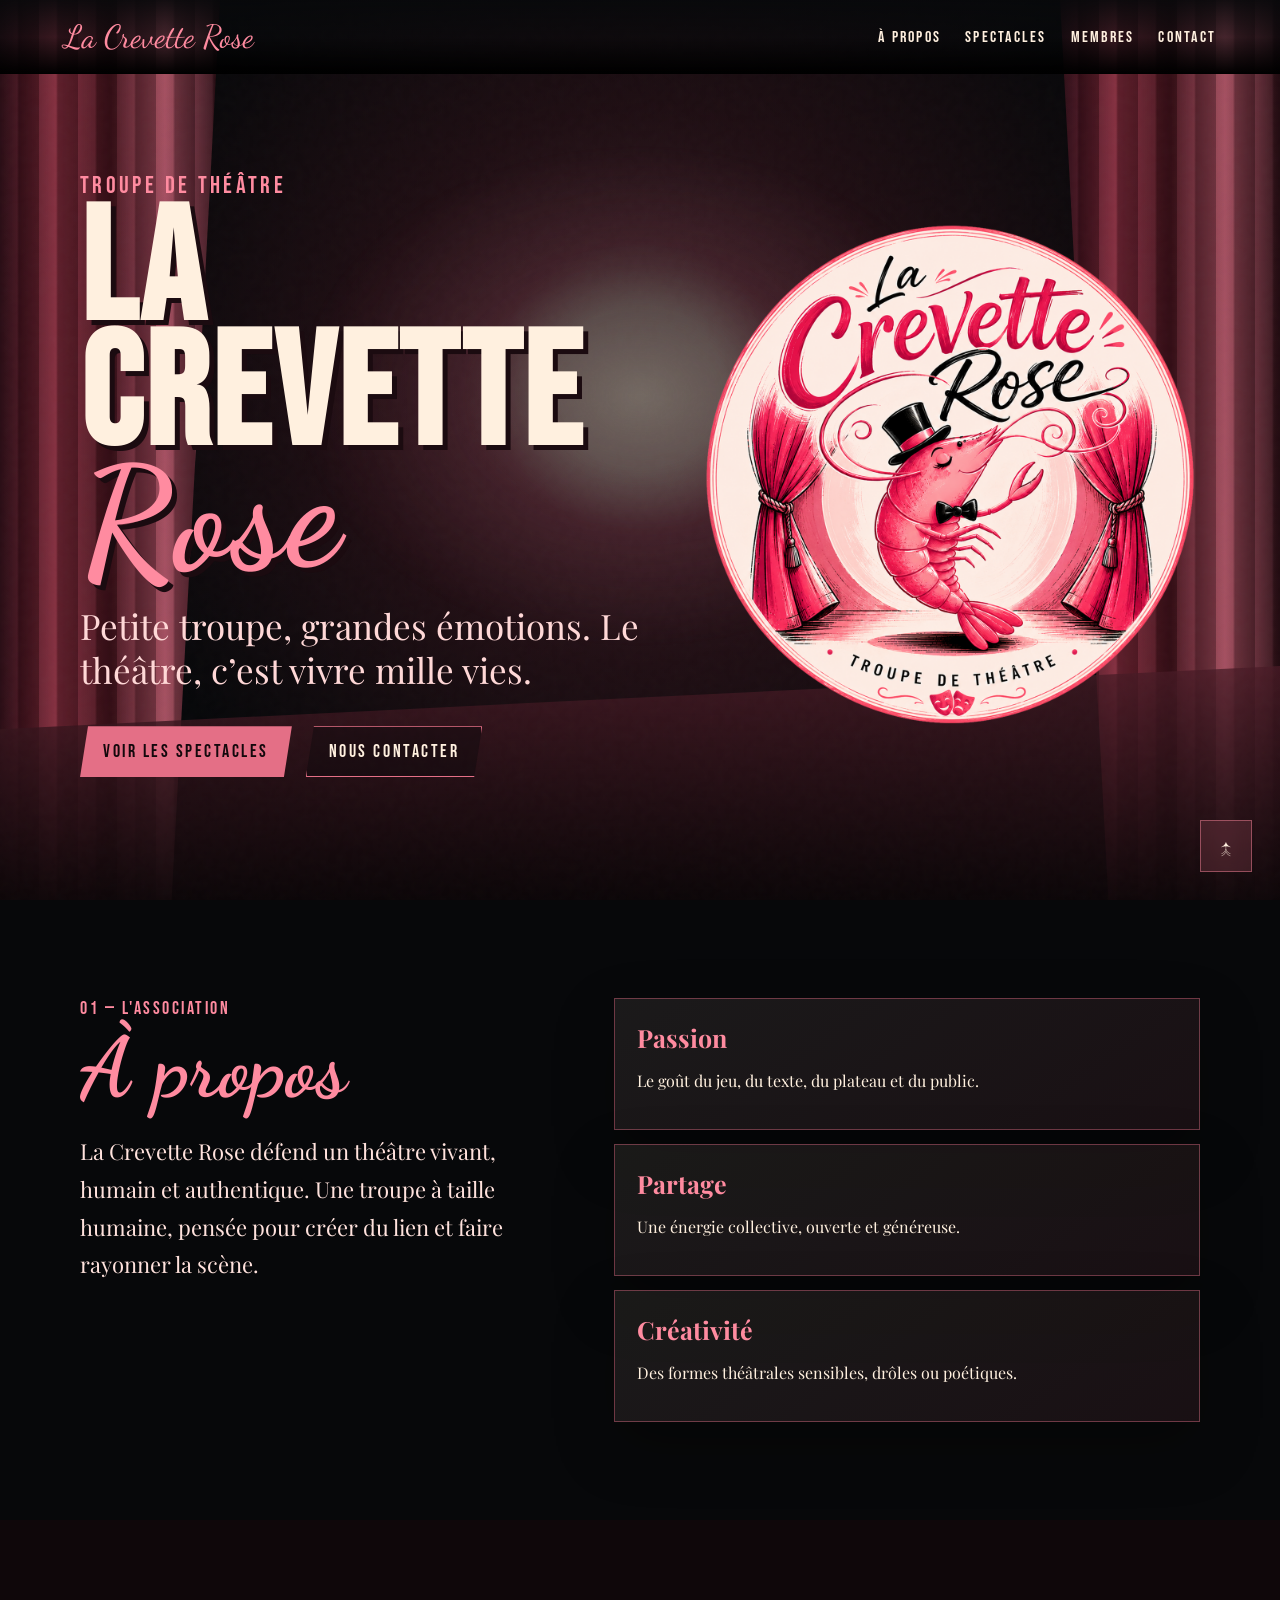
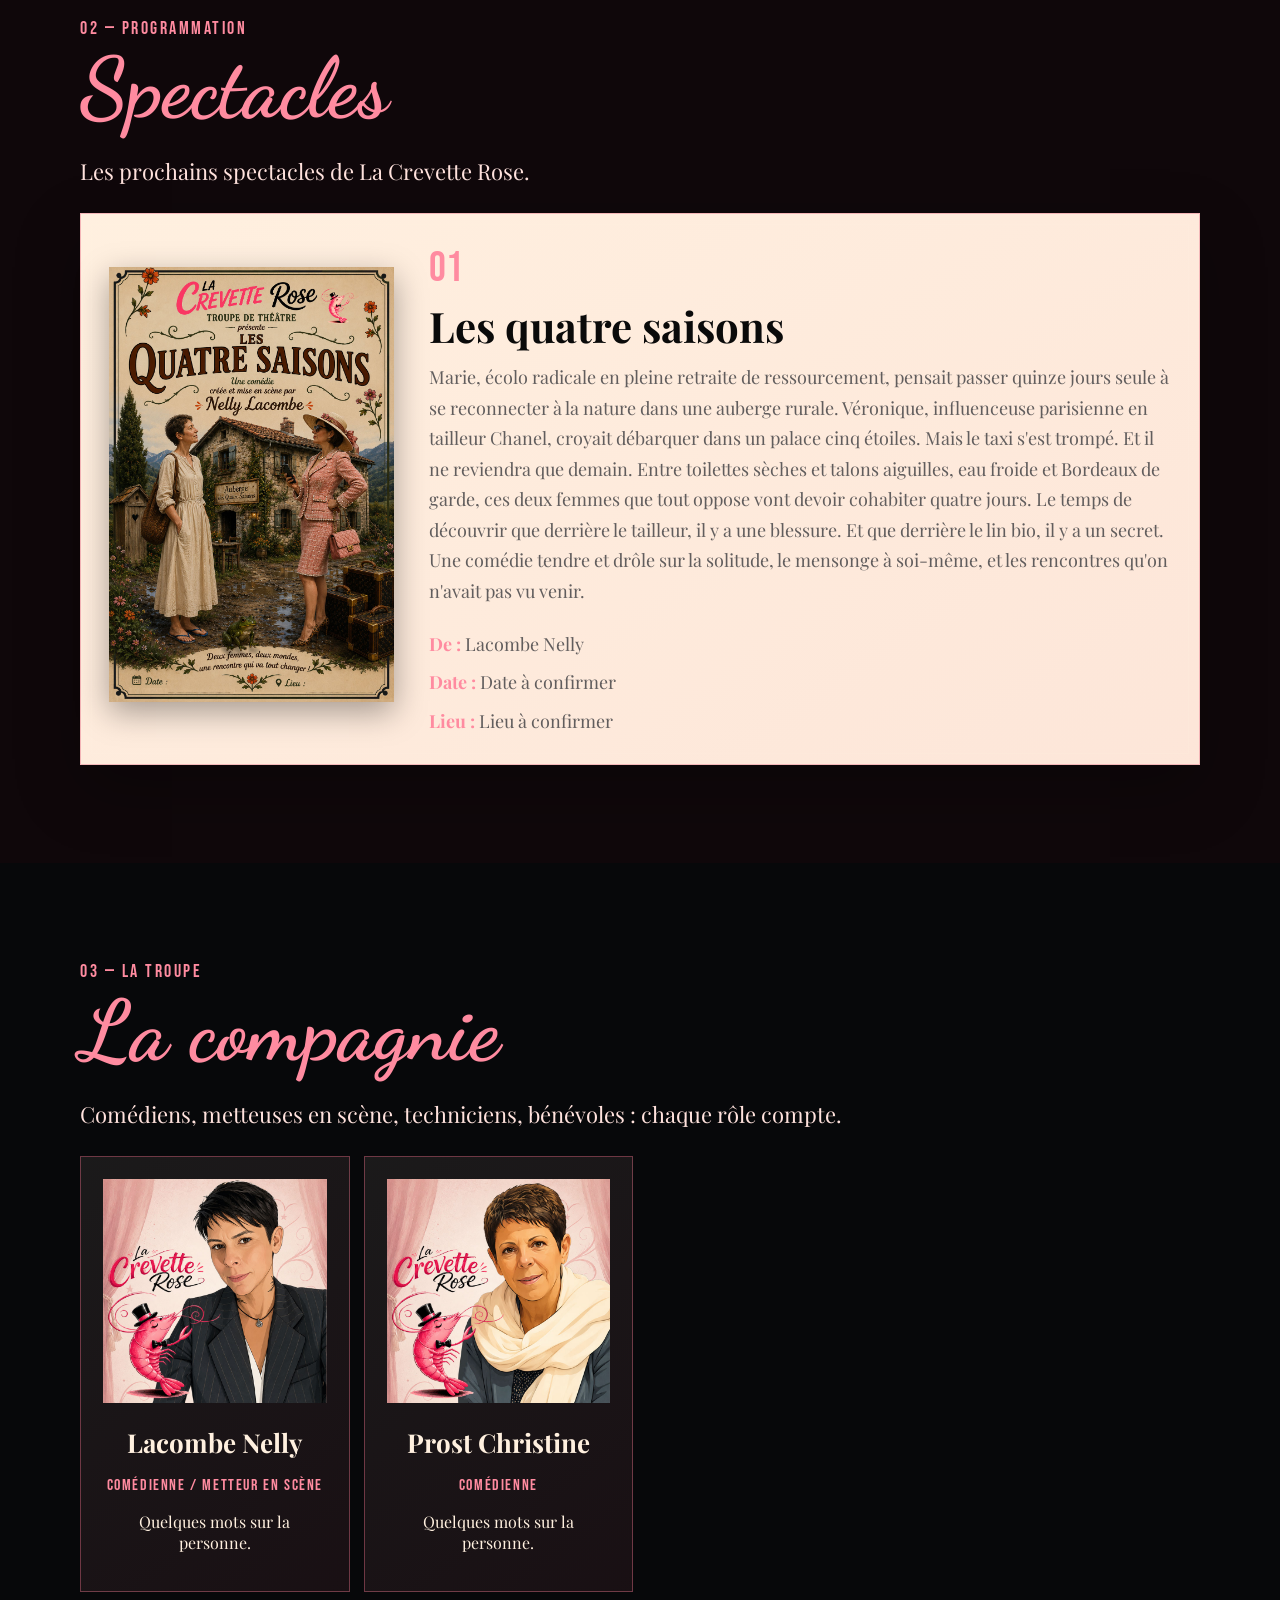
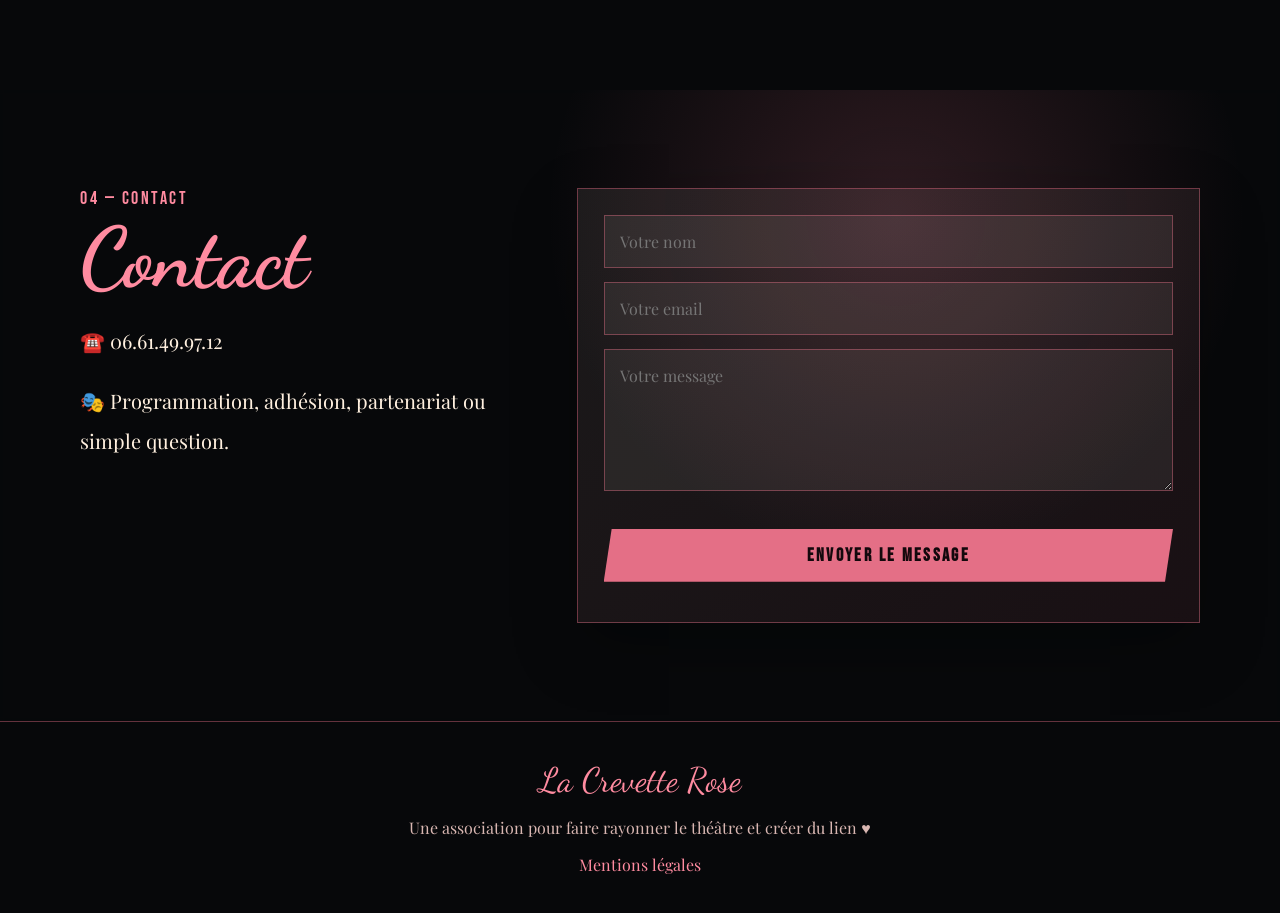
<file: index.html>
<!doctype html>
<html lang="fr">
<head>
  <meta charset="utf-8" />
  <meta name="viewport" content="width=device-width, initial-scale=1" />
  <title>La Crevette Rose — Association de théâtre</title>
  <meta name="description" content="La Crevette Rose, association de théâtre : petite troupe, grandes émotions." />
  <link rel="preconnect" href="https://fonts.googleapis.com">
  <link rel="preconnect" href="https://fonts.gstatic.com" crossorigin>
  <link href="https://fonts.googleapis.com/css2?family=Bebas+Neue&family=Dancing+Script:wght@600;700&family=Playfair+Display:wght@500;700;800&display=swap" rel="stylesheet">
<link rel="stylesheet" href="style.css">
  <script src="https://www.google.com/recaptcha/api.js" async defer></script>
</head>
<body>
  <div class="fixed-set" aria-hidden="true">
    <div class="fixed-beam"></div>
    <div class="fixed-drape fixed-left"></div>
    <div class="fixed-drape fixed-right"></div>
    <div class="fixed-stage"></div>
  </div>
  <div class="curtain"><div class="panel left"></div><div class="panel right"></div><div class="curtain-title">La Crevette Rose</div></div>
  <header><nav><a class="brand" href="#accueil">La Crevette Rose</a><div class="links"><a href="#apropos">À propos</a><a href="#spectacles">Spectacles</a><a href="#membres">Membres</a><a href="#contact">Contact</a></div></nav></header>
  <main>
    <section class="hero" id="accueil"><div class="hero-grid"><div><p class="kicker">Troupe de théâtre</p><h1>La Crevette <span>Rose</span></h1><p class="tagline">Petite troupe, grandes émotions. Le théâtre, c’est vivre mille vies.</p><div class="cta"><a class="btn main" href="#spectacles">Voir les spectacles</a><a class="btn" href="#contact">Nous contacter</a></div></div><img class="poster" src="logo-la-crevette-rose.png"></div></section>
    <section class="about" id="apropos"><div class="wrap split"><div><p class="overline">01 — L'association</p><h2 class="section-title">À propos</h2><p class="lead">La Crevette Rose défend un théâtre vivant, humain et authentique. Une troupe à taille humaine, pensée pour créer du lien et faire rayonner la scène.</p></div><div class="values"><div class="value"><strong>Passion</strong><p>Le goût du jeu, du texte, du plateau et du public.</p></div><div class="value"><strong>Partage</strong><p>Une énergie collective, ouverte et généreuse.</p></div><div class="value"><strong>Créativité</strong><p>Des formes théâtrales sensibles, drôles ou poétiques.</p></div></div></div></section>
    <section class="shows" id="spectacles">
      <div class="wrap">
        <p class="overline">02 — Programmation</p>
        <h2 class="section-title">Spectacles</h2>
        <p class="lead">Les prochains spectacles de La Crevette Rose.</p>
        <div class="cards" id="spectacles-list"></div>
      </div>
    </section>
    <section class="members" id="membres"><div class="wrap"><p class="overline">03 — La troupe</p><h2 class="section-title">La compagnie</h2><p class="lead">Comédiens, metteuses en scène, techniciens, bénévoles : chaque rôle compte.</p><div class="member-grid" id="comediens-list"></div></div></section>
    <section class="contact" id="contact"><div class="wrap contact-box"><div><p class="overline">04 — Contact</p><h2 class="section-title">Contact</h2><div class="info"><p>☎️ 06.61.49.97.12</p><p>🎭 Programmation, adhésion, partenariat ou simple question.</p></div></div>
      
     <form 
  class="form"
  id="contact-form"
  action="https://formspree.io/f/mjgzazpk"
  method="POST"
>

  <input 
    type="text"
    name="nom"
    placeholder="Votre nom"
    required
  >

  <input 
    type="email"
    name="email"
    placeholder="Votre email"
    required
  >

  <textarea 
    name="message"
    placeholder="Votre message"
    required
  ></textarea>

  <input 
    type="hidden"
    name="_subject"
    value="Nouveau message - La Crevette Rose"
  >

  <input 
    type="text"
    name="_gotcha"
    style="display:none"
  >

  <div 
    class="g-recaptcha"
    data-sitekey="6LcaY_0sAAAAAO9LuO0ltwS1TmSWvUw_xPc8fliu"
  ></div>

  <button type="submit">
    Envoyer le message
  </button>

  <p id="form-message" class="form-message"></p>

</form>
    
    </div></section>
  </main>
  <a href="#accueil" class="back-top" aria-label="Retour en haut">↑</a>


  
  <footer><div class="script">La Crevette Rose</div><p>Une association pour faire rayonner le théâtre et créer du lien ♥</p>
<a href="mentions-legales.html">Mentions légales</a>
  </footer>


<script>
fetch('spectacles.json')
  .then(response => response.json())
  .then(data => {

    const container = document.querySelector('.cards');

    container.innerHTML = '';

    data.forEach((spectacle, index) => {

container.innerHTML += `
<article class="card">

  ${spectacle.image ? `
    <img class="show-poster"
         src="${spectacle.image}"
         alt="${spectacle.titre}">
  ` : ''}

  <div class="card-content">

    <div class="num">
      ${(index + 1).toString().padStart(2,'0')}
    </div>

    <h3>${spectacle.titre}</h3>

    <p>${spectacle.description}</p>

    <div class="card-meta">
      <p><strong>De :</strong> ${spectacle.auteur}</p>
      <p><strong>Date :</strong> ${spectacle.date}</p>
      <p><strong>Lieu :</strong> ${spectacle.lieu}</p>
    </div>

  </div>

</article>
`;
    });

  });
</script>
<script>
fetch('comediens.json')
  .then(response => response.json())
  .then(data => {
    const container = document.querySelector('#comediens-list');
    container.innerHTML = '';

    data.forEach(personne => {
      container.innerHTML += `
        <article class="comedien-card">
          <img src="${personne.photo}" alt="${personne.nom}">
          <h3>${personne.nom}</h3>
          <p class="role">${personne.role}</p>
          <p>${personne.description}</p>
        </article>
      `;
    });
  });
</script>
  <script>
document.addEventListener('click', function(e){

  if(e.target.classList.contains('show-poster')){

    const overlay = document.createElement('div');
    overlay.className = 'lightbox';

    overlay.innerHTML = `
      <img src="${e.target.src}" alt="">
    `;

    document.body.appendChild(overlay);

    overlay.addEventListener('click', () => {
      overlay.classList.add('close');

      setTimeout(() => {
        overlay.remove();
      },250);
    });
  }
});
</script>
  <script>
const form = document.querySelector('#contact-form');
const message = document.querySelector('#form-message');

form.addEventListener('submit', async function(event){
  event.preventDefault();

  const data = new FormData(form);

  try{
    const response = await fetch(form.action, {
      method: form.method,
      body: data,
      headers: {
        'Accept': 'application/json'
      }
    });

    if(response.ok){
      message.textContent = "Merci, votre message a bien été envoyé.";
      message.classList.add('success');
      message.classList.remove('error');
      form.reset();
    }else{
      message.textContent = "Une erreur est survenue. Merci de réessayer.";
      message.classList.add('error');
      message.classList.remove('success');
    }
  }catch(error){
    message.textContent = "Impossible d’envoyer le message pour le moment.";
    message.classList.add('error');
    message.classList.remove('success');
  }
});
</script>
</body>
</html>
</file>
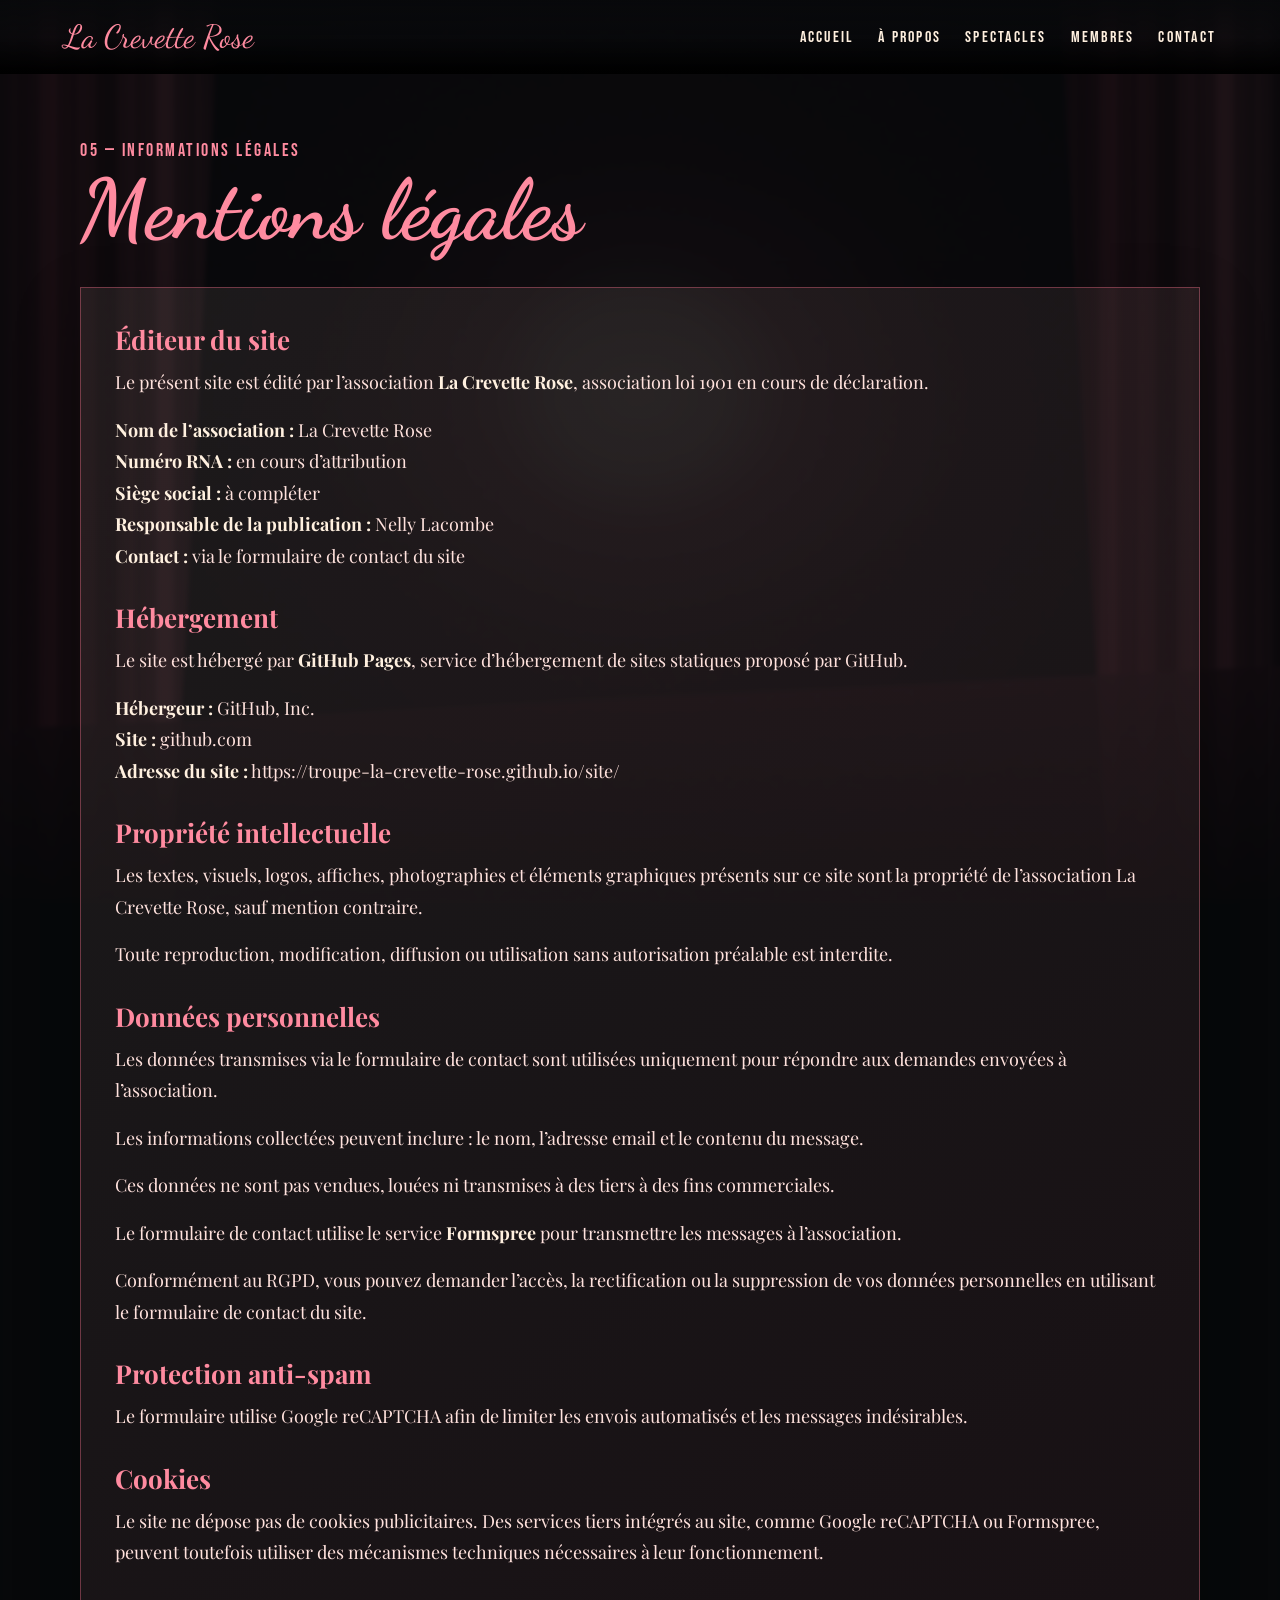
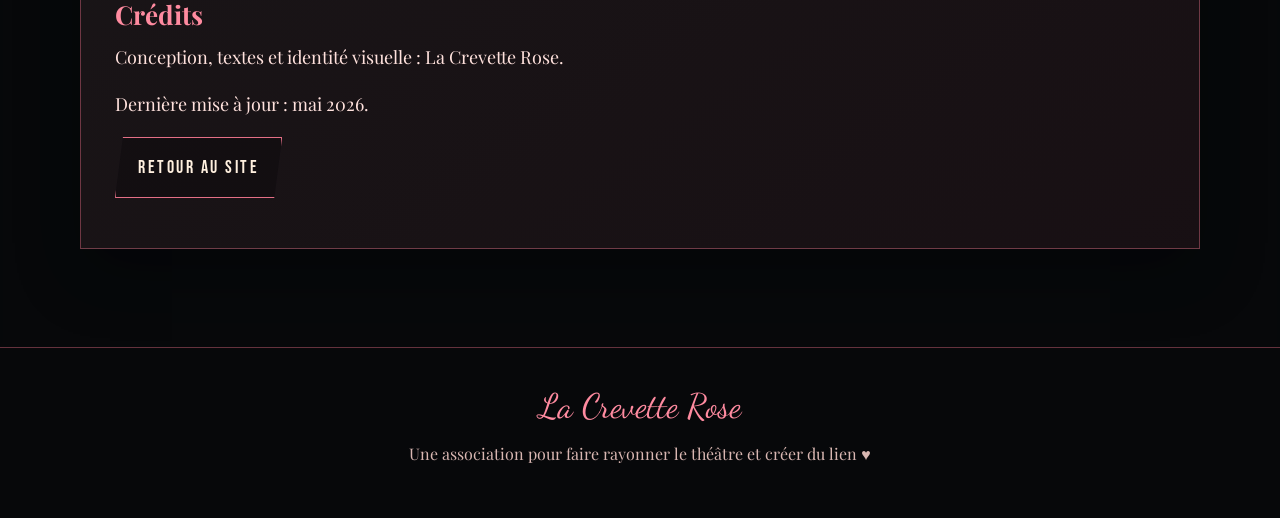
<file: mentions-legales.html>
<!doctype html>
<html lang="fr">
<head>
  <meta charset="utf-8">
  <meta name="viewport" content="width=device-width, initial-scale=1">
  <title>Mentions légales — La Crevette Rose</title>

  <link rel="preconnect" href="https://fonts.googleapis.com">
  <link rel="preconnect" href="https://fonts.gstatic.com" crossorigin>
  <link href="https://fonts.googleapis.com/css2?family=Bebas+Neue&family=Dancing+Script:wght@600;700&family=Playfair+Display:wght@500;700;800&display=swap" rel="stylesheet">

  <link rel="stylesheet" href="style.css">
</head>

<body>

  <div class="fixed-set" aria-hidden="true">
    <div class="fixed-beam"></div>
    <div class="fixed-drape fixed-left"></div>
    <div class="fixed-drape fixed-right"></div>
    <div class="fixed-stage"></div>
  </div>

  <header>
    <nav>
      <a class="brand" href="index.html">La Crevette Rose</a>
      <div class="links">
        <a href="index.html#accueil">Accueil</a>
        <a href="index.html#apropos">À propos</a>
        <a href="index.html#spectacles">Spectacles</a>
        <a href="index.html#membres">Membres</a>
        <a href="index.html#contact">Contact</a>
      </div>
    </nav>
  </header>

  <main>
    <section class="legal legal-page">
      <div class="wrap">
        <p class="overline">05 — Informations légales</p>
        <h1 class="section-title">Mentions légales</h1>

        <div class="legal-content">

          <h3>Éditeur du site</h3>
          <p>
            Le présent site est édité par l’association <strong>La Crevette Rose</strong>,
            association loi 1901 en cours de déclaration.
          </p>

          <p>
            <strong>Nom de l’association :</strong> La Crevette Rose<br>
            <strong>Numéro RNA :</strong> en cours d’attribution<br>
            <strong>Siège social :</strong> à compléter<br>
            <strong>Responsable de la publication :</strong> Nelly Lacombe<br>
            <strong>Contact :</strong> via le formulaire de contact du site
          </p>

          <h3>Hébergement</h3>
          <p>
            Le site est hébergé par <strong>GitHub Pages</strong>, service d’hébergement
            de sites statiques proposé par GitHub.
          </p>

          <p>
            <strong>Hébergeur :</strong> GitHub, Inc.<br>
            <strong>Site :</strong> github.com<br>
            <strong>Adresse du site :</strong>
            https://troupe-la-crevette-rose.github.io/site/
          </p>

          <h3>Propriété intellectuelle</h3>
          <p>
            Les textes, visuels, logos, affiches, photographies et éléments graphiques
            présents sur ce site sont la propriété de l’association La Crevette Rose,
            sauf mention contraire.
          </p>

          <p>
            Toute reproduction, modification, diffusion ou utilisation sans autorisation
            préalable est interdite.
          </p>

          <h3>Données personnelles</h3>
          <p>
            Les données transmises via le formulaire de contact sont utilisées uniquement
            pour répondre aux demandes envoyées à l’association.
          </p>

          <p>
            Les informations collectées peuvent inclure : le nom, l’adresse email
            et le contenu du message.
          </p>

          <p>
            Ces données ne sont pas vendues, louées ni transmises à des tiers à des fins commerciales.
          </p>

          <p>
            Le formulaire de contact utilise le service <strong>Formspree</strong>
            pour transmettre les messages à l’association.
          </p>

          <p>
            Conformément au RGPD, vous pouvez demander l’accès, la rectification
            ou la suppression de vos données personnelles en utilisant le formulaire
            de contact du site.
          </p>

          <h3>Protection anti-spam</h3>
          <p>
            Le formulaire utilise Google reCAPTCHA afin de limiter les envois automatisés
            et les messages indésirables.
          </p>

          <h3>Cookies</h3>
          <p>
            Le site ne dépose pas de cookies publicitaires.
            Des services tiers intégrés au site, comme Google reCAPTCHA ou Formspree,
            peuvent toutefois utiliser des mécanismes techniques nécessaires à leur fonctionnement.
          </p>

          <h3>Crédits</h3>
          <p>
            Conception, textes et identité visuelle : La Crevette Rose.
          </p>

          <p class="legal-update">
            Dernière mise à jour : mai 2026.
          </p>

          <p>
            <a class="btn" href="index.html">Retour au site</a>
          </p>

        </div>
      </div>
    </section>
  </main>

  <footer>
    <div class="script">La Crevette Rose</div>
    <p>Une association pour faire rayonner le théâtre et créer du lien ♥</p>
  </footer>

</body>
</html>
</file>
<file: style.css>
:root{
  --black:#08090b;
  --ink:#111014;
  --cream:#fff0df;
  --paper:#f7d9cf;
  --rose:#e46f86;
  --rose2:#ff8ba0;
  --line:rgba(228,111,134,.42);
}

*{
  box-sizing:border-box;
}

html{
  scroll-behavior:smooth;
}

body{
  margin:0;
  background:#07080a;
  color:var(--cream);
  font-family:'Playfair Display',serif;
  overflow-x:hidden;
}

body:before{
  content:"";
  position:fixed;
  inset:0;
  pointer-events:none;
  z-index:1;
  opacity:.02;
  background-image:url("data:image/svg+xml,%3Csvg viewBox='0 0 260 260' xmlns='http://www.w3.org/2000/svg'%3E%3Cfilter id='n'%3E%3CfeTurbulence type='fractalNoise' baseFrequency='.42' numOctaves='2'/%3E%3C/filter%3E%3Crect width='100%25' height='100%25' filter='url(%23n)'/%3E%3C/svg%3E");
}

.fixed-set{
  position:fixed;
  inset:0;
  z-index:0;
  pointer-events:none;
  background:
    radial-gradient(
      circle at 50% 43%,
      rgba(255,238,218,.20) 0 10%,
      rgba(226,111,134,.16) 18%,
      rgba(58,23,31,.42) 34%,
      rgba(7,8,10,.98) 67%
    ),
    linear-gradient(
      180deg,
      #09080a 0%,
      #10090d 58%,
      #08090b 100%
    );
}

.fixed-drape{
  position:absolute;
  top:0;
  bottom:0;
  width:18vw;
  max-width:220px;
  background:
    linear-gradient(
      90deg,
      #2a0610,
      #9d3347,
      #521521,
      #c65b70,
      #351018
    );
  filter:drop-shadow(0 0 32px #000);
  opacity:.82;
}

.fixed-drape:after{
  content:"";
  position:absolute;
  inset:0;
  background:
    repeating-linear-gradient(
      90deg,
      rgba(255,255,255,.04) 0 17px,
      rgba(0,0,0,.26) 19px 39px
    );
}

.fixed-left{
  left:0;
  clip-path:polygon(0 0,100% 0,78% 100%,0 100%);
}

.fixed-right{
  right:0;
  clip-path:polygon(0 0,100% 0,100% 100%,22% 100%);
}

.fixed-stage{
  position:absolute;
  left:0;
  right:0;
  bottom:0;
  height:26vh;
  background:
    linear-gradient(
      180deg,
      rgba(73,27,38,.74),
      rgba(12,6,8,.96)
    );
  clip-path:polygon(0 27%,100% 0,100% 100%,0 100%);
}

.fixed-beam{
  position:absolute;
  left:22%;
  right:22%;
  top:15%;
  height:58vh;
  background:
    radial-gradient(
      ellipse at center,
      rgba(255,238,218,.28),
      rgba(228,111,134,.10) 35%,
      transparent 68%
    );
  filter:blur(5px);
}

.curtain{
  position:fixed;
  inset:0;
  z-index:50;
  display:flex;
  pointer-events:none;
  animation:fadeOut .2s 1.65s forwards;
}

.panel{
  width:50%;
  background:
    repeating-linear-gradient(
      90deg,
      #300711 0 22px,
      #9c2d42 34px,
      #45101a 52px,
      #d36a78 69px
    );
  box-shadow:inset 0 0 95px #000;
}

.left{
  animation:openLeft 1.55s .55s cubic-bezier(.78,0,.18,1) forwards;
}

.right{
  animation:openRight 1.55s .55s cubic-bezier(.78,0,.18,1) forwards;
}

.curtain-title{
  position:absolute;
  inset:0;
  display:grid;
  place-items:center;
  text-align:center;
  font-family:'Dancing Script';
  font-size:clamp(3rem,9vw,7rem);
  color:var(--cream);
  text-shadow:0 12px 35px #000;
  animation:titleFade .35s 1.1s forwards;
}

@keyframes openLeft{
  to{
    transform:translateX(-105%);
  }
}

@keyframes openRight{
  to{
    transform:translateX(105%);
  }
}

@keyframes fadeOut{
  to{
    opacity:0;
    visibility:hidden;
  }
}

@keyframes titleFade{
  to{
    opacity:0;
  }
}

main,
footer{
  position:relative;
  z-index:3;
}

header{
  position:fixed;
  top:0;
  left:0;
  right:0;
  z-index:20;
  padding:18px 5vw;
  background:
    linear-gradient(
      #08090bee,
      #08090b9c,
       #000000
    );
}

nav{
  display:flex;
  align-items:center;
  justify-content:space-between;
  gap:24px;
}

.brand{
  font-family:'Dancing Script';
  font-size:32px;
  color:var(--rose2);
  text-decoration:none;
}

.links{
  display:flex;
  gap:24px;
}

.links a,
.kicker,
.btn,
.overline{
  font-family:'Bebas Neue',sans-serif;
  letter-spacing:.14em;
}

.links a{
  color:var(--cream);
  text-decoration:none;
  font-size:16px;
}

.links a:hover{
  color:var(--rose2);
}

.hero{
  position:relative;
  min-height:100vh;
  padding:118px 5vw 70px;
  display:grid;
  place-items:center;
}

.hero-grid{
  position:relative;
  z-index:3;
  width:min(1120px,100%);
  display:grid;
  grid-template-columns:1.02fr .82fr;
  gap:48px;
  align-items:center;
}

.kicker{
  margin:0;
  color:var(--rose2);
  font-size:24px;
}

.hero h1{
  margin:10px 0 0;
  font-family:'Bebas Neue',sans-serif;
  font-size:clamp(76px,13vw,160px);
  line-height:.78;
  letter-spacing:.02em;
  text-transform:uppercase;
  text-shadow:5px 5px 0 #1b0b10;
}

.hero h1 span{
  display:block;
  font-family:'Dancing Script';
  font-size:clamp(82px,12vw,150px);
  text-transform:none;
  color:var(--rose2);
  transform:rotate(-3deg);
  margin-top:-.05em;
}

.tagline{
  max-width:650px;
  font-size:clamp(22px,3vw,35px);
  line-height:1.25;
  color:#ffd8d7;
}

.cta{
  display:flex;
  gap:14px;
  flex-wrap:wrap;
  margin-top:34px;
}

.btn{
  display:inline-block;
  border:1px solid var(--rose);
  padding:14px 22px;
  color:var(--cream);
  text-decoration:none;
  background:rgba(8,9,11,.38);
  font-size:18px;
  clip-path:polygon(8px 0,100% 0,calc(100% - 8px) 100%,0 100%);
  transition:.2s;
}

.btn.main{
  background:var(--rose);
  color:#13080c;
}

.btn:hover{
  transform:translateY(-2px);
  box-shadow:0 0 24px rgba(255,139,160,.45);
}

.poster{
  width:min(500px,88vw);
  justify-self:center;
  animation:float 5.4s ease-in-out infinite;
}

section{
  position:relative;
  padding:98px 5vw;
}

.wrap{
  width:min(1120px,100%);
  margin:auto;
}

.overline{
  color:var(--rose2);
  font-size:18px;
  margin:0 0 8px;
}

.section-title{
  font-family:'Dancing Script';
  font-size:clamp(50px,7vw,84px);
  line-height:1;
  color:var(--rose2);
  margin:0 0 18px;
}

.lead{
  font-size:22px;
  line-height:1.72;
  color:#ffe2dd;
}

.about,
.members{
  background:rgba(8,9,11,.78);
  backdrop-filter:blur(2px);
}

.shows{
  background:rgba(18,8,12,.82);
  backdrop-filter:blur(2px);
}

.split{
  display:grid;
  grid-template-columns:.9fr 1.1fr;
  gap:54px;
}

.values{
  display:grid;
  gap:14px;
}

.value,
.member,
.form{
  border:1px solid var(--line);
  background:
    linear-gradient(
      145deg,
      rgba(255,240,223,.08),
      rgba(228,111,134,.08)
    );
  box-shadow:0 24px 60px rgba(0,0,0,.28);
}

.value{
  padding:22px;
}

.value strong{
  color:var(--rose2);
  font-size:25px;
}

.cards{
  display:grid;
  grid-template-columns:repeat(2,1fr);
  gap:24px;
  background: #fff0df;

}

.card{
  display:grid;
  grid-template-columns:240px 1fr;
  gap:28px;
  padding:28px;
  align-items:start;
  position:relative;
  border:1px solid var(--line);
  background:
    linear-gradient(
      145deg,
      rgba(255,240,223,.08),
      rgba(228,111,134,.08)
    );
  box-shadow:0 24px 60px rgba(0,0,0,.28);
}

.card:before{
  content:"";
  position:absolute;
  inset:10px;
  border:1px solid rgba(255,240,223,.10);
  pointer-events:none;
}

.show-poster{
  width:100%;
 
  object-fit:cover;

  box-shadow:0 10px 30px rgba(0,0,0,.35);
}

.card-content{
  display:flex;
  flex-direction:column;
  gap:14px;
}

.num{
  font-family:'Bebas Neue';
  font-size:42px;
  color:var(--rose2);
  line-height:1;
}

.card h3{
  margin:0;
  font-size:42px;
  line-height:1.05;
  color: #0a0a0a;
}

.card p{
  margin:0;
  color:#615d5d;
  line-height:1.7;
  font-size:18px;
}

.card-meta{
  margin-top:8px;
  display:grid;
  gap:8px;
}

.card-meta strong{
  color:#ff8ba0;
}

.member-grid{
  display:grid;
  grid-template-columns:repeat(4,1fr);
  gap:14px;
}

.member{
  padding:24px;
  text-align:center;
  font-family:'Bebas Neue';
  font-size:23px;
  letter-spacing:.08em;
}

.member:before{
  content:'✦';
  display:block;
  color:var(--rose2);
  font-size:24px;
  margin-bottom:8px;
}

.contact{
  background:
    radial-gradient(
      circle at 70% 20%,
      rgba(228,111,134,.18),
      transparent 34%
    ),
    rgba(8,9,11,.84);
  backdrop-filter:blur(2px);
}

.contact-box{
  display:grid;
  grid-template-columns:.85fr 1.15fr;
  gap:36px;
}

.info{
  font-size:20px;
  line-height:2;
}

.form{
  display:grid;
  gap:14px;
  padding:26px;
}

.form input,
.form textarea{
  width:100%;
  border:1px solid var(--line);
  background:rgba(255,240,223,.07);
  color:var(--cream);
  padding:15px;
  font:inherit;
  outline:none;
}

.form textarea{
  min-height:142px;
}

.form input:focus,
.form textarea:focus{
  border-color:var(--rose2);
  box-shadow:0 0 0 2px rgba(228,111,134,.15);
}

.form button{
  cursor:pointer;
  border:1px solid var(--rose);
  background:var(--rose);
  color:#13080c;
  padding:15px;
  font:700 18px 'Bebas Neue';
  letter-spacing:.13em;
  clip-path:polygon(8px 0,100% 0,calc(100% - 8px) 100%,0 100%);
}

.spark{
  position:fixed;
  border-radius:50%;
  background:var(--rose2);
  box-shadow:0 0 18px var(--rose2);
  pointer-events:none;
  z-index:60;
  animation:pop .7s ease-out forwards;
}

@keyframes pop{
  to{
    transform:translate(var(--x),var(--y)) scale(0);
    opacity:0;
  }
}

@keyframes float{
  0%,100%{
    transform:translateY(0) rotate(-.8deg);
  }

  50%{
    transform:translateY(-14px) rotate(.8deg);
  }
}

footer{
  text-align:center;
  padding:38px;
  border-top:1px solid var(--line);
  color:#d9b7b2;
}

.script{
  font-family:'Dancing Script';
  color:var(--rose2);
  font-size:34px;
}

.back-top{
  position:fixed;
  right:28px;
  bottom:28px;
  width:52px;
  height:52px;
  display:flex;
  align-items:center;
  justify-content:center;
  background:rgba(228,111,134,.18);
  border:1px solid rgba(255,139,160,.45);
  color:var(--cream);
  text-decoration:none;
  font-size:24px;
  backdrop-filter:blur(8px);
  z-index:100;
  transition:.25s ease;
}

.back-top:hover{
  transform:translateY(-4px);
  background:var(--rose);
  color:#13080c;
  box-shadow:0 0 22px rgba(255,139,160,.45);
}

@media(max-width:850px){

  .links{
    display:none;
  }

  .hero-grid,
  .split,
  .contact-box{
    grid-template-columns:1fr;
  }

  .hero{
    text-align:center;
  }

  .cta{
    justify-content:center;
  }

  .cards,
  .member-grid{
    grid-template-columns:1fr;
  }

  .card{
    grid-template-columns:1fr;
  }

  .show-poster{
    max-height:520px;
  }

  .card h3{
    font-size:34px;
  }

  .poster{
    max-width:330px;
  }

  .lead{
    font-size:19px;
  }
}
.cards{
  grid-template-columns:1fr;
}

.card{
  display:grid;
  grid-template-columns:260px 1fr;
  gap:60px;
  align-items:start;
}

.show-poster{
  width:285px;
  height:auto;
  object-fit:contain;
  margin-top: 25px;
}

.card-content{
  padding-top:6px;
}
@media(max-width:900px){
  .cards{
    grid-template-columns:1fr;
  }

  .card{
    grid-template-columns:1fr;
    gap:22px;
    padding:22px;
  }

  .show-poster{
    width:100%;
    height:auto;
    max-height:520px;
    object-fit:contain;
  }

  .card h3{
    font-size:32px;
  }

  .card p{
    font-size:17px;
  }
}

@media(max-width:520px){
  section{
    padding:72px 18px;
  }

  .card{
    padding:18px;
  }

  .card:before{
    inset:8px;
  }

  .num{
    font-size:36px;
  }

  .card h3{
    font-size:28px;
  }

  .show-poster{
    max-height:none;
  }
}
.comedien-card{
  border:1px solid var(--line);
  background:linear-gradient(145deg,rgba(255,240,223,.08),rgba(228,111,134,.08));
  padding:22px;
  text-align:center;
}

.comedien-card img{
  width:100%;
  aspect-ratio:1/1;
  object-fit:cover;
  margin-bottom:18px;
}

.comedien-card h3{
  margin:0;
  font-size:26px;
  color:var(--cream);
}

.comedien-card .role{
  color:var(--rose2);
  font-family:'Bebas Neue';
  letter-spacing:.1em;
}
.show-poster{
  cursor:pointer;
  transition:.3s ease;
}

.show-poster:hover{
  transform:scale(1.02);
}

.lightbox{
  position:fixed;
  inset:0;
  background:rgba(0,0,0,.88);
  display:flex;
  align-items:center;
  justify-content:center;
  z-index:9999;
  padding:40px;
  animation:fadeIn .25s ease;
}

.lightbox img{
  max-width:90vw;
  max-height:90vh;
  object-fit:contain;
  box-shadow:0 0 60px rgba(0,0,0,.6);
}

.lightbox.close{
  animation:fadeOut .25s ease forwards;
}

@keyframes fadeIn{
  from{
    opacity:0;
  }
  to{
    opacity:1;
  }
}

@keyframes fadeOut{
  from{
    opacity:1;
  }
  to{
    opacity:0;
  }
}
.form-message{
  margin:0;
  font-size:16px;
  line-height:1.5;
}

.form-message.success{
  color:#ff8ba0;
}

.form-message.error{
  color:#ff4d6d;
}
.g-recaptcha{
  margin:6px 0 4px;
}

.form-message{
  margin:0;
  font-size:16px;
  line-height:1.5;
}

.form-message.success{
  color:#ff8ba0;
}

.form-message.error{
  color:#ff4d6d;
}
.legal{
  background:rgba(8,9,11,.86);
  backdrop-filter:blur(2px);
}

.legal-content{
  
  border:1px solid var(--line);
  background:linear-gradient(
    145deg,
    rgba(255,240,223,.08),
    rgba(228,111,134,.08)
  );
  padding:34px;
  box-shadow:0 24px 60px rgba(0,0,0,.28);
}

.legal-content h3{
  margin:28px 0 10px;
  color:var(--rose2);
  font-size:26px;
}

.legal-content h3:first-child{
  margin-top:0;
}

.legal-content p{
  margin:0 0 16px;
  color:#ffe2dd;
  line-height:1.75;
  font-size:18px;
}

.legal-content strong{
  color:var(--cream);
}

.legal-update{
  margin-top:28px;
  font-size:15px;
  color:#d9b7b2;
}

footer a{
  color:var(--rose2);
  text-decoration:none;
}

footer a:hover{
  text-decoration:underline;
}
.legal-page{
  padding-top:140px;
  min-height:100vh;
}

.legal-page .section-title{
  margin-bottom:34px;
}
</file>
